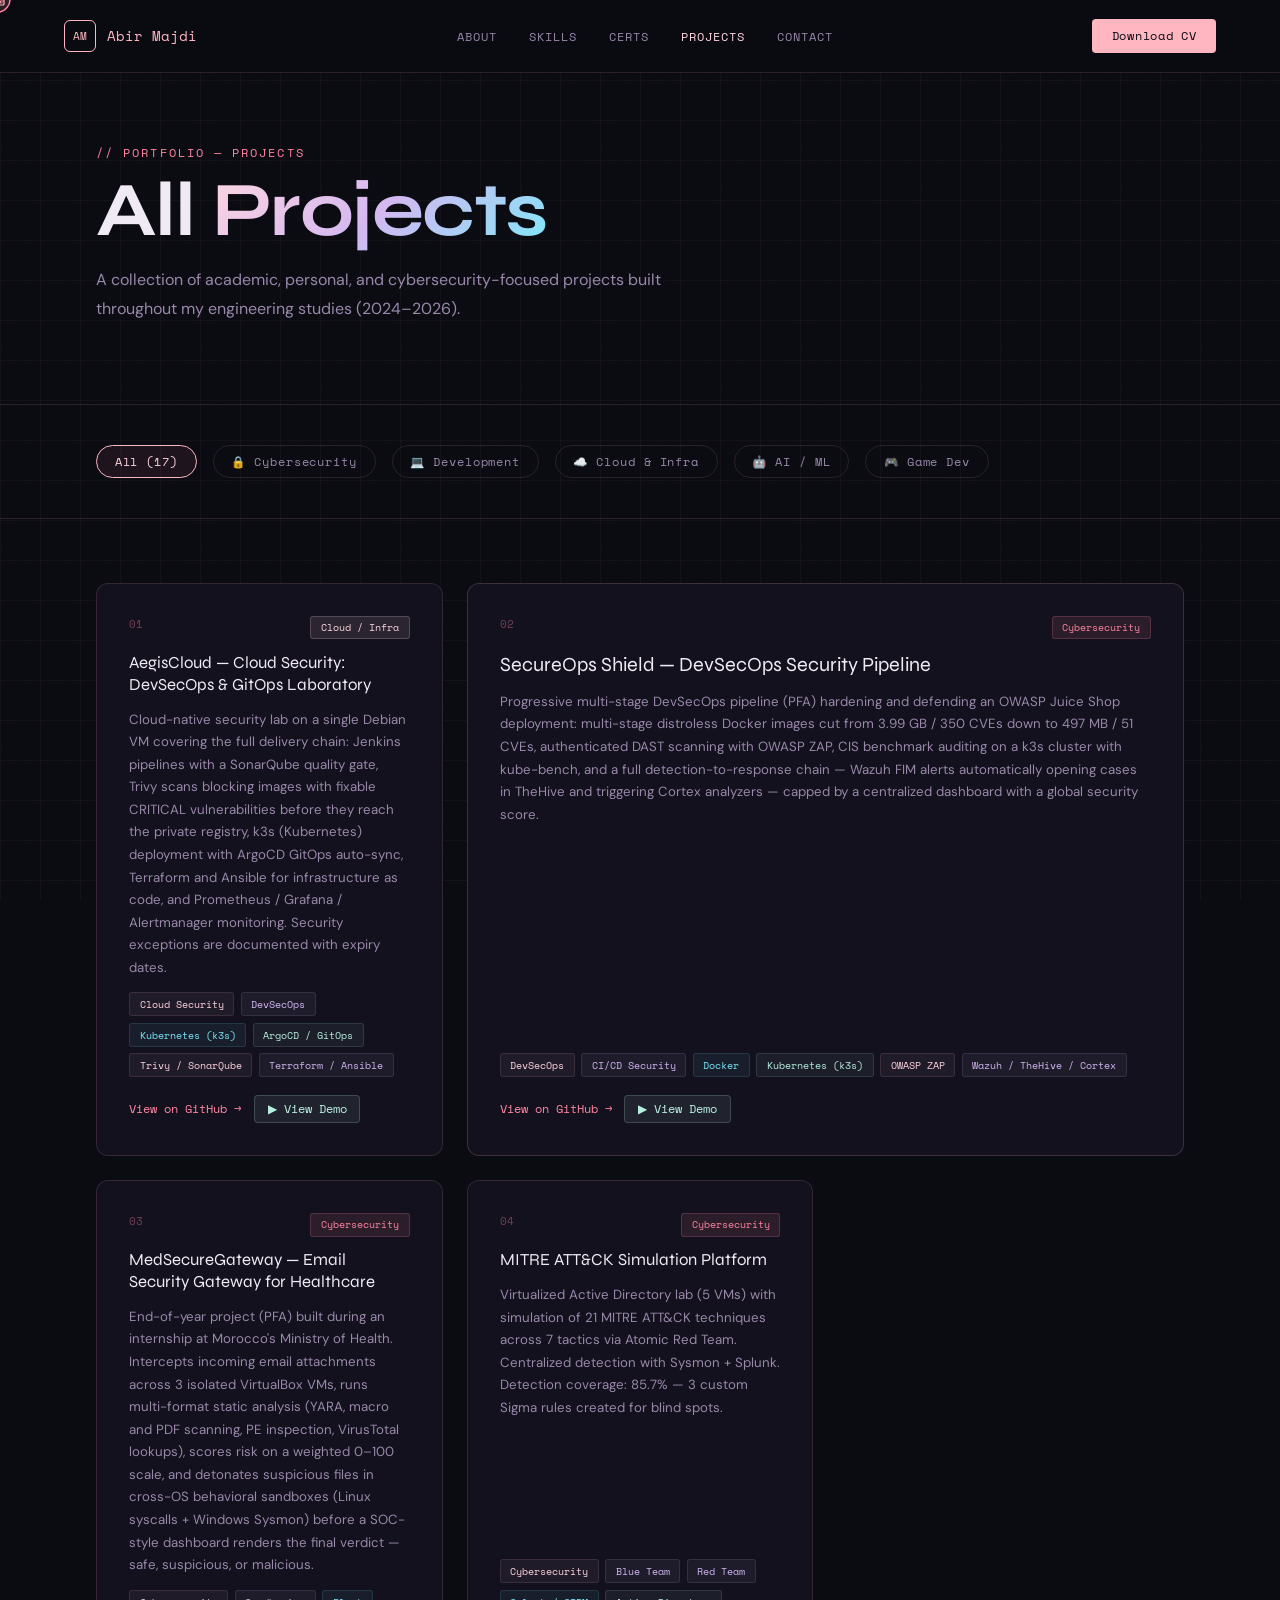
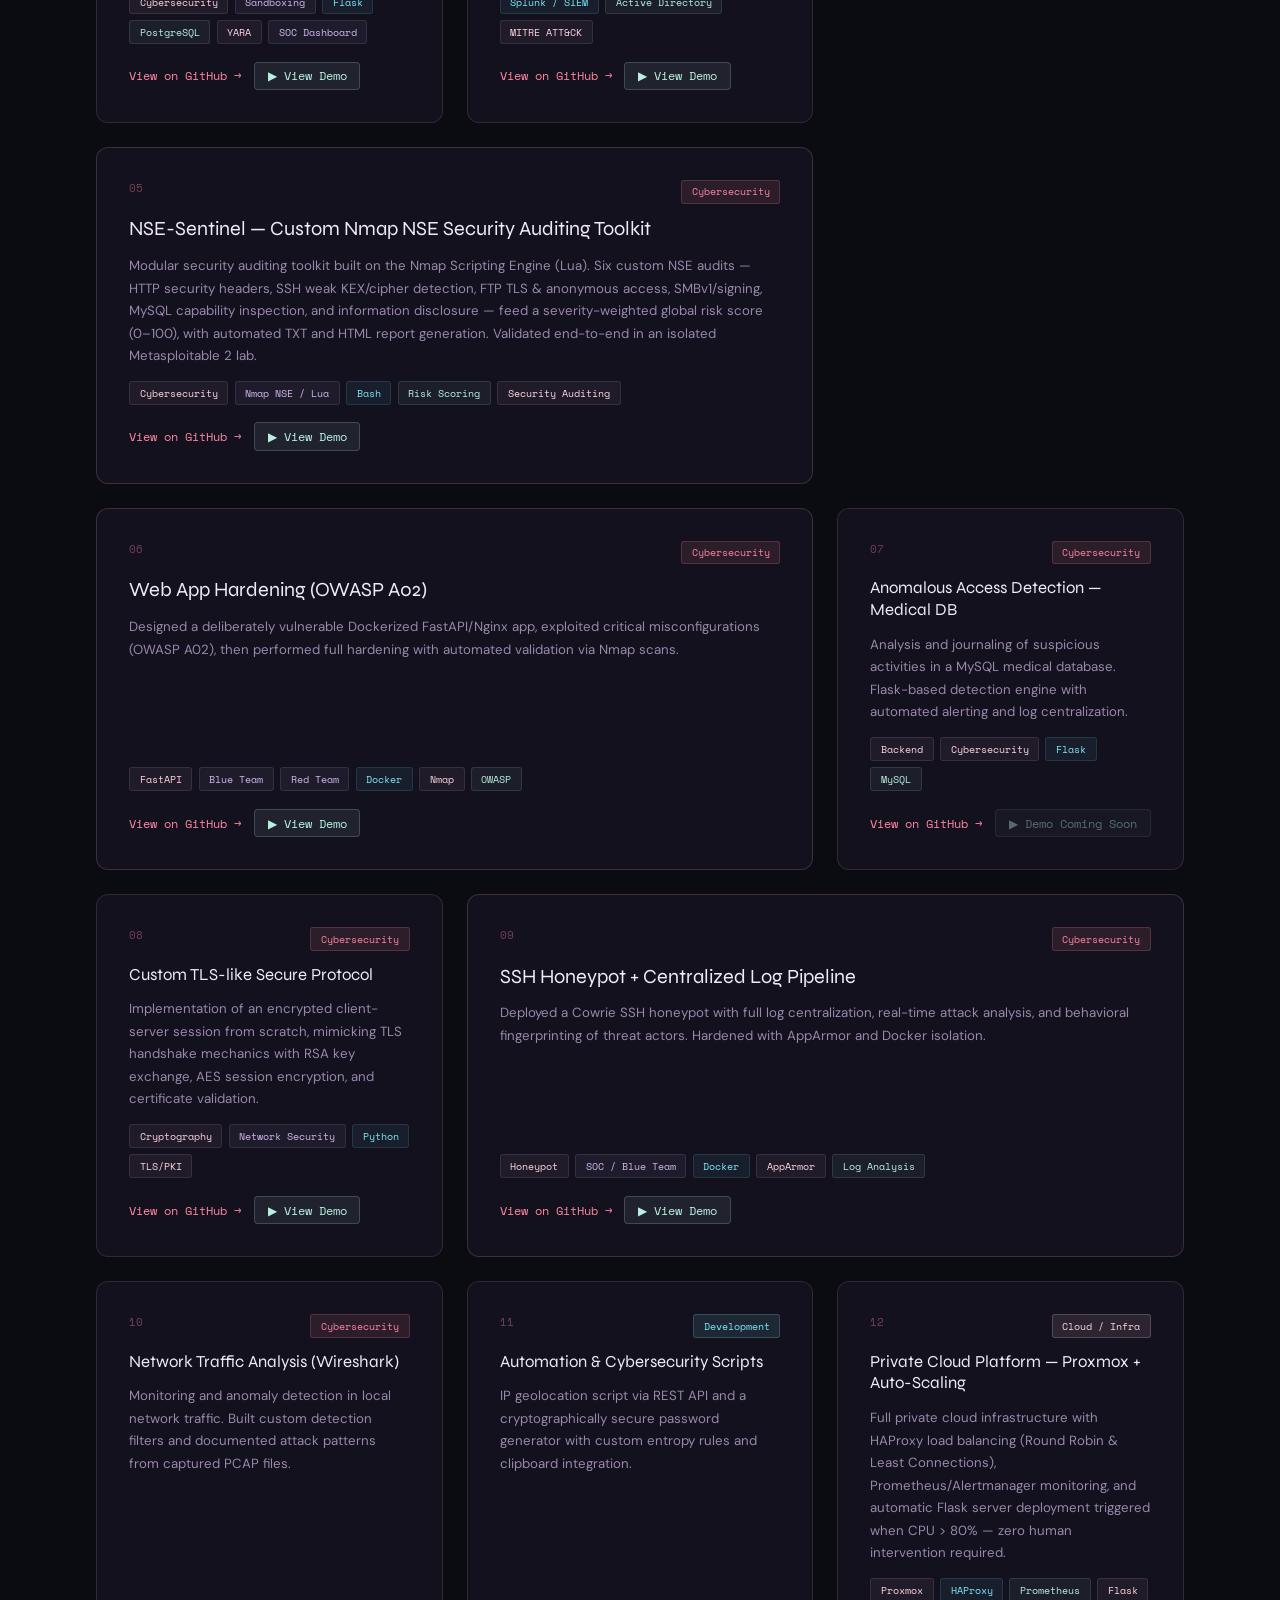
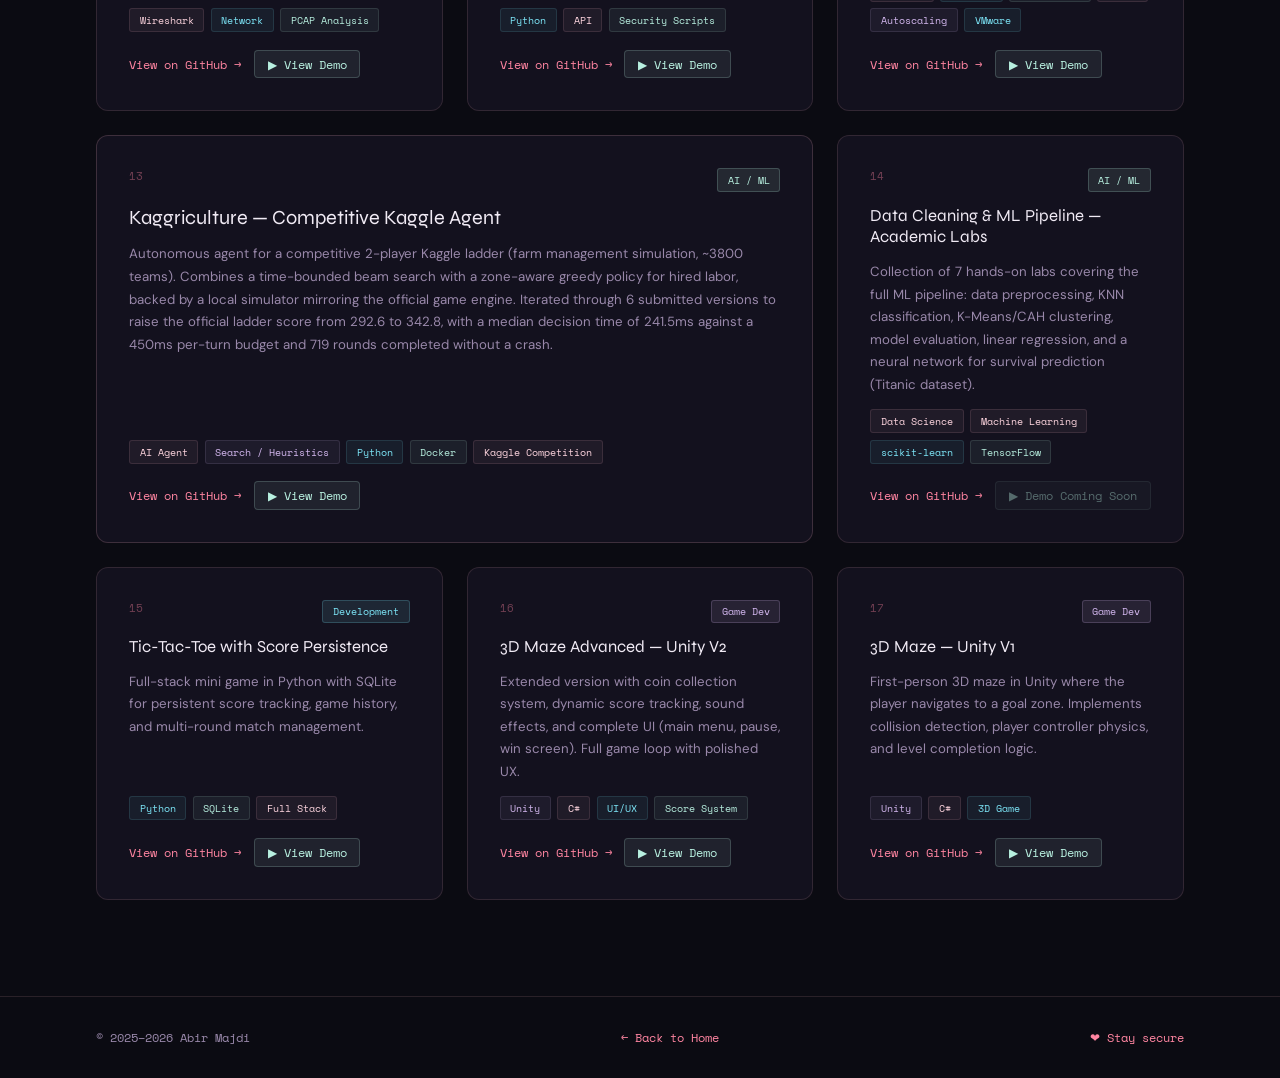
<file: projets.htm>
<!DOCTYPE html>
<html lang="en">

<head>
  <meta charset="UTF-8" />
  <meta name="viewport" content="width=device-width, initial-scale=1.0" />
  <title>Projects — Abir Majdi</title>
  <link
    href="https://fonts.googleapis.com/css2?family=Space+Mono:ital,wght@0,400;0,700;1,400&family=DM+Sans:wght@300;400;500;600&family=Syne:wght@700;800&display=swap"
    rel="stylesheet" />
  <style>
    *,
    *::before,
    *::after {
      box-sizing: border-box;
      margin: 0;
      padding: 0;
      cursor: none !important;
    }

    #cursor {
      position: fixed;
      top: 0;
      left: 0;
      pointer-events: none;
      z-index: 99999;
      transform: translate(-50%, -50%);
    }

    #cursor svg {
      display: block;
      transition: transform .15s ease;
    }

    body:has(a:hover) #cursor svg,
    body:has(button:hover) #cursor svg {
      transform: scale(1.4);
    }

    #cursor-trail {
      position: fixed;
      top: 0;
      left: 0;
      pointer-events: none;
      z-index: 99998;
      width: 8px;
      height: 8px;
      border-radius: 50%;
      background: #ff85a1;
      opacity: .5;
      transform: translate(-50%, -50%);
      transition: left .12s ease, top .12s ease;
    }

    :root {
      --bg: #0b0b12;
      --bg2: #100f1a;
      --card: #13111e;
      --border: rgba(255, 182, 193, .13);
      --pink: #ffb6c1;
      --pink-light: #ffd6e0;
      --pink-glow: #ff85a1;
      --mint: #b8f0e0;
      --lavender: #d4b8f0;
      --cyan: #7ee8fa;
      --text: #f0eaf4;
      --muted: #9988aa;
      --font-mono: 'Space Mono', monospace;
      --font-body: 'DM Sans', sans-serif;
      --font-head: 'Syne', sans-serif;
    }

    html {
      scroll-behavior: smooth;
    }

    body {
      background: var(--bg);
      color: var(--text);
      font-family: var(--font-body);
      overflow-x: hidden;
    }

    body::before {
      content: '';
      position: fixed;
      inset: 0;
      z-index: 0;
      pointer-events: none;
      background-image: url("data:image/svg+xml,%3Csvg viewBox='0 0 200 200' xmlns='http://www.w3.org/2000/svg'%3E%3Cfilter id='n'%3E%3CfeTurbulence type='fractalNoise' baseFrequency='.75' numOctaves='4' stitchTiles='stitch'/%3E%3C/filter%3E%3Crect width='100%25' height='100%25' filter='url(%23n)' opacity='.04'/%3E%3C/svg%3E");
      background-size: 200px 200px;
      opacity: .35;
    }

    body::after {
      content: '';
      position: fixed;
      inset: 0;
      z-index: 0;
      pointer-events: none;
      background-image: linear-gradient(rgba(255, 182, 193, .04) 1px, transparent 1px), linear-gradient(90deg, rgba(255, 182, 193, .04) 1px, transparent 1px);
      background-size: 40px 40px;
    }

    nav {
      position: fixed;
      top: 0;
      left: 0;
      right: 0;
      z-index: 1000;
      display: flex;
      align-items: center;
      justify-content: space-between;
      padding: 1.2rem 4rem;
      background: rgba(11, 11, 18, .85);
      backdrop-filter: blur(20px);
      border-bottom: 1px solid var(--border);
    }

    .nav-logo {
      display: flex;
      align-items: center;
      gap: .7rem;
      font-family: var(--font-mono);
      font-size: .85rem;
      color: var(--pink);
      text-decoration: none;
    }

    .nav-logo-icon {
      width: 32px;
      height: 32px;
      border: 1.5px solid var(--pink);
      border-radius: 6px;
      display: flex;
      align-items: center;
      justify-content: center;
      font-size: .7rem;
      color: var(--pink);
    }

    .nav-links {
      display: flex;
      gap: 2rem;
      list-style: none;
    }

    .nav-links a {
      font-family: var(--font-mono);
      font-size: .78rem;
      color: var(--muted);
      text-decoration: none;
      letter-spacing: .08em;
      text-transform: uppercase;
      transition: color .2s;
    }

    .nav-links a:hover,
    .nav-links a.active {
      color: var(--pink-light);
    }

    .nav-cv {
      font-family: var(--font-mono);
      font-size: .78rem;
      color: var(--bg);
      background: var(--pink);
      padding: .45rem 1.2rem;
      border-radius: 4px;
      text-decoration: none;
      letter-spacing: .06em;
      transition: background .2s;
    }

    .nav-cv:hover {
      background: var(--pink-light);
    }

    .page-header {
      position: relative;
      z-index: 1;
      padding: 9rem 6rem 5rem;
      border-bottom: 1px solid var(--border);
    }

    .page-label {
      font-family: var(--font-mono);
      font-size: .72rem;
      color: var(--pink-glow);
      letter-spacing: .18em;
      text-transform: uppercase;
      margin-bottom: .8rem;
    }

    .page-title {
      font-family: var(--font-head);
      font-size: clamp(3rem, 6vw, 5rem);
      line-height: .95;
      letter-spacing: -.02em;
      margin-bottom: 1.2rem;
    }

    .page-title em {
      font-style: normal;
      background: linear-gradient(135deg, var(--pink-light), var(--lavender), var(--cyan));
      -webkit-background-clip: text;
      -webkit-text-fill-color: transparent;
      background-clip: text;
    }

    .page-desc {
      font-size: 1rem;
      color: var(--muted);
      max-width: 600px;
      line-height: 1.8;
    }

    .filter-bar {
      position: relative;
      z-index: 1;
      padding: 2.5rem 6rem;
      display: flex;
      align-items: center;
      gap: 1rem;
      flex-wrap: wrap;
      border-bottom: 1px solid var(--border);
    }

    .filter-btn {
      font-family: var(--font-mono);
      font-size: .72rem;
      letter-spacing: .08em;
      padding: .45rem 1.1rem;
      border-radius: 20px;
      border: 1px solid var(--border);
      background: transparent;
      color: var(--muted);
      transition: all .2s;
      cursor: pointer;
    }

    .filter-btn:hover,
    .filter-btn.active {
      border-color: var(--pink);
      color: var(--pink-light);
      background: rgba(255, 133, 161, .08);
    }

    .projects-section {
      position: relative;
      z-index: 1;
      padding: 4rem 6rem 6rem;
    }

    .projects-grid {
      display: grid;
      grid-template-columns: repeat(auto-fill, minmax(340px, 1fr));
      gap: 1.5rem;
    }

    .proj-card {
      background: var(--card);
      border: 1px solid var(--border);
      border-radius: 12px;
      padding: 2rem;
      position: relative;
      overflow: hidden;
      transition: border-color .2s, transform .2s, box-shadow .2s;
      display: flex;
      flex-direction: column;
      gap: .8rem;
    }

    .proj-card::before {
      content: '';
      position: absolute;
      top: 0;
      left: 0;
      right: 0;
      height: 2px;
      background: linear-gradient(90deg, var(--pink-glow), var(--lavender));
      opacity: 0;
      transition: opacity .2s;
    }

    .proj-card:hover {
      border-color: rgba(255, 182, 193, .25);
      transform: translateY(-4px);
      box-shadow: 0 20px 50px rgba(0, 0, 0, .4);
    }

    .proj-card:hover::before {
      opacity: 1;
    }

    .proj-card.featured {
      grid-column: span 2;
      border-color: rgba(255, 182, 193, .18);
    }

    .proj-card.featured .proj-title {
      font-size: 1.25rem;
    }

    .proj-header {
      display: flex;
      justify-content: space-between;
      align-items: flex-start;
    }

    .proj-num {
      font-family: var(--font-mono);
      font-size: .68rem;
      color: rgba(255, 133, 161, .4);
    }

    .proj-type {
      font-family: var(--font-mono);
      font-size: .62rem;
      padding: .2rem .6rem;
      border-radius: 3px;
    }

    .type-security {
      background: rgba(255, 133, 161, .1);
      color: var(--pink-glow);
      border: 1px solid rgba(255, 133, 161, .2);
    }

    .type-dev {
      background: rgba(126, 232, 250, .1);
      color: var(--cyan);
      border: 1px solid rgba(126, 232, 250, .2);
    }

    .type-ml {
      background: rgba(184, 240, 224, .1);
      color: var(--mint);
      border: 1px solid rgba(184, 240, 224, .2);
    }

    .type-game {
      background: rgba(212, 184, 240, .1);
      color: var(--lavender);
      border: 1px solid rgba(212, 184, 240, .2);
    }

    .type-cloud {
      background: rgba(255, 214, 224, .1);
      color: var(--pink-light);
      border: 1px solid rgba(255, 214, 224, .2);
    }

    .proj-title {
      font-family: var(--font-head);
      font-size: 1.05rem;
      color: var(--text);
      line-height: 1.3;
    }

    .proj-desc {
      font-size: .83rem;
      color: var(--muted);
      line-height: 1.7;
      flex: 1;
    }

    .proj-tags {
      display: flex;
      flex-wrap: wrap;
      gap: .4rem;
    }

    .tag {
      font-family: var(--font-mono);
      font-size: .6rem;
      padding: .25rem .6rem;
      border-radius: 3px;
      background: rgba(255, 182, 193, .06);
      color: var(--pink-light);
      border: 1px solid rgba(255, 182, 193, .12);
    }

    .tag.b {
      background: rgba(126, 232, 250, .06);
      color: var(--cyan);
      border-color: rgba(126, 232, 250, .12);
    }

    .tag.p {
      background: rgba(212, 184, 240, .06);
      color: var(--lavender);
      border-color: rgba(212, 184, 240, .12);
    }

    .tag.g {
      background: rgba(184, 240, 224, .06);
      color: var(--mint);
      border-color: rgba(184, 240, 224, .12);
    }

    .proj-actions {
      display: flex;
      gap: .8rem;
      align-items: center;
      flex-wrap: wrap;
      margin-top: .3rem;
    }

    .proj-link {
      font-family: var(--font-mono);
      font-size: .72rem;
      color: var(--pink-glow);
      text-decoration: none;
      display: inline-flex;
      align-items: center;
      gap: .4rem;
      transition: gap .2s;
    }

    .proj-link:hover {
      gap: .7rem;
    }

    .demo-btn {
      font-family: var(--font-mono);
      font-size: .72rem;
      color: var(--mint);
      display: inline-flex;
      align-items: center;
      gap: .4rem;
      transition: gap .2s, background .2s;
      background: rgba(184, 240, 224, .08);
      border: 1px solid rgba(184, 240, 224, .2);
      border-radius: 4px;
      padding: .3rem .8rem;
      cursor: pointer;
    }

    .demo-btn:hover {
      gap: .7rem;
      background: rgba(184, 240, 224, .15);
      border-color: var(--mint);
    }

    .demo-btn.soon {
      opacity: .4;
      pointer-events: none;
      cursor: default;
    }

    /* VIDEO MODAL */
    #video-modal {
      display: none;
      position: fixed;
      inset: 0;
      z-index: 9999;
      background: rgba(11, 11, 18, .95);
      backdrop-filter: blur(16px);
      align-items: center;
      justify-content: center;
      padding: 1.5rem;
    }

    #video-modal.open {
      display: flex;
    }

    .video-modal-inner {
      position: relative;
      width: 100%;
      max-width: 960px;
      background: var(--card);
      border: 1px solid var(--border);
      border-radius: 14px;
      overflow: hidden;
      box-shadow: 0 40px 100px rgba(0, 0, 0, .7);
    }

    .video-modal-header {
      display: flex;
      align-items: center;
      justify-content: space-between;
      padding: 1rem 1.4rem;
      border-bottom: 1px solid var(--border);
    }

    .video-modal-title {
      font-family: var(--font-mono);
      font-size: .78rem;
      color: var(--pink-light);
      letter-spacing: .08em;
    }

    .video-modal-close {
      font-family: var(--font-mono);
      font-size: .9rem;
      color: var(--muted);
      background: none;
      border: none;
      padding: .2rem .5rem;
      cursor: pointer;
      transition: color .2s;
    }

    .video-modal-close:hover {
      color: var(--pink-light);
    }

    .video-ratio {
      position: relative;
      padding-bottom: 56.25%;
      height: 0;
    }

    .video-ratio iframe {
      position: absolute;
      top: 0;
      left: 0;
      width: 100%;
      height: 100%;
      border: none;
      background: #000;
    }

    /* VIDEO TABS (multi-vidéo) */
    .video-tabs {
      display: flex;
      flex-wrap: wrap;
      gap: .5rem;
      padding: .9rem 1.2rem;
      border-bottom: 1px solid var(--border);
      background: rgba(255, 182, 193, .03);
    }

    .video-tab {
      font-family: var(--font-mono);
      font-size: .68rem;
      letter-spacing: .06em;
      padding: .3rem .9rem;
      border-radius: 20px;
      border: 1px solid var(--border);
      background: transparent;
      color: var(--muted);
      cursor: pointer;
      transition: all .2s;
    }

    .video-tab:hover {
      border-color: var(--pink);
      color: var(--pink-light);
    }

    .video-tab.active {
      border-color: var(--pink-glow);
      color: var(--pink-light);
      background: rgba(255, 133, 161, .1);
    }

    /* VIDEO NAV (prev/next) */
    .video-nav {
      display: flex;
      align-items: center;
      justify-content: center;
      gap: 1.2rem;
      padding: .8rem 1.4rem;
      border-top: 1px solid var(--border);
    }

    .video-nav-btn {
      font-family: var(--font-mono);
      font-size: .7rem;
      color: var(--pink-glow);
      background: rgba(255, 133, 161, .07);
      border: 1px solid rgba(255, 133, 161, .25);
      border-radius: 4px;
      padding: .3rem .9rem;
      cursor: pointer;
      transition: background .2s;
    }

    .video-nav-btn:hover {
      background: rgba(255, 133, 161, .15);
    }

    .video-nav-btn:disabled {
      opacity: .3;
      pointer-events: none;
    }

    .video-nav-count {
      font-family: var(--font-mono);
      font-size: .7rem;
      color: var(--muted);
    }

    /* PLACEHOLDER when no video yet */
    .video-placeholder {
      display: flex;
      flex-direction: column;
      align-items: center;
      justify-content: center;
      height: 400px;
      gap: 1rem;
      color: var(--muted);
      font-family: var(--font-mono);
      font-size: .8rem;
    }

    .video-placeholder .placeholder-icon {
      font-size: 3rem;
      opacity: .3;
    }

    .video-placeholder p {
      text-align: center;
      line-height: 1.7;
      max-width: 380px;
    }

    .video-placeholder a {
      color: var(--pink-glow);
      text-decoration: none;
    }

    .video-placeholder a:hover {
      text-decoration: underline;
    }

    /* DRIVE LINK CARD — shown instead of blocked iframe */
    .drive-link-card {
      display: flex;
      flex-direction: column;
      align-items: center;
      justify-content: center;
      min-height: 340px;
      gap: 1.4rem;
      padding: 2.5rem;
    }

    .drive-link-label {
      font-family: var(--font-mono);
      font-size: .72rem;
      color: var(--muted);
      text-align: center;
      line-height: 1.7;
      max-width: 480px;
    }

    .drive-open-btn {
      display: inline-flex;
      align-items: center;
      gap: .6rem;
      font-family: var(--font-mono);
      font-size: .8rem;
      letter-spacing: .06em;
      color: var(--bg);
      background: var(--pink-glow);
      padding: .65rem 1.6rem;
      border-radius: 6px;
      text-decoration: none;
      transition: background .2s, transform .15s;
    }

    .drive-open-btn:hover {
      background: var(--pink-light);
      transform: translateY(-2px);
    }

    .drive-icon {
      width: 48px;
      height: 48px;
      opacity: .5;
    }

    .reveal {
      opacity: 0;
      transform: translateY(20px);
      transition: opacity .5s ease, transform .5s ease;
    }

    .reveal.visible {
      opacity: 1;
      transform: none;
    }

    footer {
      position: relative;
      z-index: 1;
      border-top: 1px solid var(--border);
      padding: 2rem 6rem;
      display: flex;
      align-items: center;
      justify-content: space-between;
      font-family: var(--font-mono);
      font-size: .72rem;
      color: var(--muted);
    }

    footer a {
      color: var(--pink-glow);
      text-decoration: none;
    }

    @media(max-width:900px) {
      nav {
        padding: 1rem 1.5rem;
      }

      .page-header,
      .filter-bar,
      .projects-section {
        padding-left: 1.5rem;
        padding-right: 1.5rem;
      }

      .page-header {
        padding-top: 6rem;
      }

      .projects-grid {
        grid-template-columns: 1fr;
      }

      .proj-card.featured {
        grid-column: span 1;
      }

      footer {
        padding: 1.5rem;
        flex-direction: column;
        gap: .5rem;
      }
    }
  </style>
</head>

<body>

  <div id="cursor">
    <svg width="28" height="28" viewBox="0 0 28 28" fill="none">
      <path d="M14 2 L24 6 L24 14 C24 19.5 19.5 24.5 14 26 C8.5 24.5 4 19.5 4 14 L4 6 Z" fill="rgba(255,133,161,0.15)"
        stroke="#ff85a1" stroke-width="1.5" />
      <rect x="10" y="13" width="8" height="6" rx="1" fill="none" stroke="#ffb6c1" stroke-width="1.2" />
      <path d="M11 13 L11 11 C11 9.3 12.3 8 14 8 C15.7 8 17 9.3 17 11 L17 13" stroke="#ffb6c1" stroke-width="1.2"
        fill="none" />
      <circle cx="14" cy="16" r="1" fill="#ffb6c1" />
    </svg>
  </div>
  <div id="cursor-trail"></div>

  <nav>
    <a href="index.htm" class="nav-logo">
      <div class="nav-logo-icon">AM</div>
      <span>Abir Majdi</span>
    </a>
    <ul class="nav-links">
      <li><a href="index.htm#about">About</a></li>
      <li><a href="index.htm#skills">Skills</a></li>
      <li><a href="index.htm#certifications">Certs</a></li>
      <li><a href="projets.htm" class="active">Projects</a></li>
      <li><a href="index.htm#contact">Contact</a></li>
    </ul>
    <a href="CV_Abir_Majdi_Cybersecurite.pdf" class="nav-cv" target="_blank">Download CV</a>
  </nav>

  <div class="page-header">
    <div class="reveal">
      <p class="page-label">// Portfolio — Projects</p>
      <h1 class="page-title">All <em>Projects</em></h1>
      <p class="page-desc">A collection of academic, personal, and cybersecurity-focused projects built throughout my
        engineering studies (2024–2026).</p>
    </div>
  </div>

  <div class="filter-bar">
    <button class="filter-btn active" onclick="filterProjects('all', this)">All (17)</button>
    <button class="filter-btn" onclick="filterProjects('security', this)">&#128274; Cybersecurity</button>
    <button class="filter-btn" onclick="filterProjects('dev', this)">&#128187; Development</button>
    <button class="filter-btn" onclick="filterProjects('cloud', this)">&#9729;&#65039; Cloud &amp; Infra</button>
    <button class="filter-btn" onclick="filterProjects('ml', this)">&#129302; AI / ML</button>
    <button class="filter-btn" onclick="filterProjects('game', this)">&#127918; Game Dev</button>
  </div>

  <div class="projects-section">
    <div class="projects-grid">
      <!-- 01 — AegisCloud -->
      <div class="proj-card reveal" data-cat="cloud">
        <div class="proj-header">
          <span class="proj-num">01</span>
          <span class="proj-type type-cloud">Cloud / Infra</span>
        </div>
        <div class="proj-title">AegisCloud — Cloud Security: DevSecOps &amp; GitOps Laboratory</div>
        <div class="proj-desc">Cloud-native security lab on a single Debian VM covering the full delivery chain:
          Jenkins pipelines with a SonarQube quality gate, Trivy scans blocking images with fixable CRITICAL
          vulnerabilities before they reach the private registry, k3s (Kubernetes) deployment with ArgoCD GitOps
          auto-sync, Terraform and Ansible for infrastructure as code, and Prometheus / Grafana / Alertmanager
          monitoring. Security exceptions are documented with expiry dates.</div>
        <div class="proj-tags">
          <span class="tag">Cloud Security</span>
          <span class="tag p">DevSecOps</span>
          <span class="tag b">Kubernetes (k3s)</span>
          <span class="tag g">ArgoCD / GitOps</span>
          <span class="tag">Trivy / SonarQube</span>
          <span class="tag p">Terraform / Ansible</span>
        </div>
        <div class="proj-actions">
          <a href="https://github.com/penelopeeckhar/AegisCloud" target="_blank" class="proj-link">View on GitHub →</a>
          <button class="demo-btn"
            onclick="openDemo('AegisCloud — Cloud Security: DevSecOps &amp; GitOps Laboratory', 'https://github.com/penelopeeckhar/AegisCloud')">&#9654;
            View Demo</button>
        </div>
      </div>

      <!-- 02 — SecureOps Shield -->
      <div class="proj-card featured reveal" data-cat="security">
        <div class="proj-header">
          <span class="proj-num">02</span>
          <span class="proj-type type-security">Cybersecurity</span>
        </div>
        <div class="proj-title">SecureOps Shield — DevSecOps Security Pipeline</div>
        <div class="proj-desc">Progressive multi-stage DevSecOps pipeline (PFA) hardening and defending an OWASP
          Juice Shop deployment: multi-stage distroless Docker images cut from 3.99 GB / 350 CVEs down to 497 MB
          / 51 CVEs, authenticated DAST scanning with OWASP ZAP, CIS benchmark auditing on a k3s cluster with
          kube-bench, and a full detection-to-response chain — Wazuh FIM alerts automatically opening cases in
          TheHive and triggering Cortex analyzers — capped by a centralized dashboard with a global security
          score.</div>
        <div class="proj-tags">
          <span class="tag">DevSecOps</span>
          <span class="tag p">CI/CD Security</span>
          <span class="tag b">Docker</span>
          <span class="tag g">Kubernetes (k3s)</span>
          <span class="tag">OWASP ZAP</span>
          <span class="tag p">Wazuh / TheHive / Cortex</span>
        </div>
        <div class="proj-actions">
          <a href="https://github.com/penelopeeckhar/secureops-shield" target="_blank" class="proj-link">View on
            GitHub →</a>
          <button class="demo-btn"
            onclick="openDemo('SecureOps Shield — DevSecOps Security Pipeline', 'https://github.com/penelopeeckhar/secureops-shield')">&#9654;
            View Demo</button>
        </div>
      </div>
      <!-- 03 — MedSecureGateway -->
      <div class="proj-card reveal" data-cat="security">
        <div class="proj-header">
          <span class="proj-num">03</span>
          <span class="proj-type type-security">Cybersecurity</span>
        </div>
        <div class="proj-title">MedSecureGateway — Email Security Gateway for Healthcare</div>
        <div class="proj-desc">End-of-year project (PFA) built during an internship at Morocco's Ministry of
          Health. Intercepts incoming email attachments across 3 isolated VirtualBox VMs, runs multi-format
          static analysis (YARA, macro and PDF scanning, PE inspection, VirusTotal lookups), scores risk on a
          weighted 0–100 scale, and detonates suspicious files in cross-OS behavioral sandboxes (Linux syscalls
          + Windows Sysmon) before a SOC-style dashboard renders the final verdict — safe, suspicious, or
          malicious.</div>
        <div class="proj-tags">
          <span class="tag">Cybersecurity</span>
          <span class="tag p">Sandboxing</span>
          <span class="tag b">Flask</span>
          <span class="tag g">PostgreSQL</span>
          <span class="tag">YARA</span>
          <span class="tag p">SOC Dashboard</span>
        </div>
        <div class="proj-actions">
          <a href="https://github.com/penelopeeckhar/MedSecureGateway" target="_blank" class="proj-link">View on
            GitHub →</a>
          <button class="demo-btn"
            onclick="openDemo('MedSecureGateway — Email Security Gateway for Healthcare', 'https://github.com/penelopeeckhar/MedSecureGateway')">&#9654;
            View Demo</button>
        </div>
      </div>

      <!-- 04 — MITRE ATT&CK Simulation Platform -->
      <div class="proj-card reveal" data-cat="security">
        <div class="proj-header">
          <span class="proj-num">04</span>
          <span class="proj-type type-security">Cybersecurity</span>
        </div>
        <div class="proj-title">MITRE ATT&amp;CK Simulation Platform</div>
        <div class="proj-desc">Virtualized Active Directory lab (5 VMs) with simulation of 21 MITRE ATT&amp;CK
          techniques across 7 tactics via Atomic Red Team. Centralized detection with Sysmon + Splunk. Detection
          coverage: 85.7% — 3 custom Sigma rules created for blind spots.</div>
        <div class="proj-tags">
          <span class="tag">Cybersecurity</span>
          <span class="tag p">Blue Team</span>
          <span class="tag p">Red Team</span>
          <span class="tag b">Splunk / SIEM</span>
          <span class="tag g">Active Directory</span>
          <span class="tag">MITRE ATT&amp;CK</span>
        </div>
        <div class="proj-actions">
          <a href="https://github.com/penelopeeckhar/mitre-attack-detection-lab" target="_blank" class="proj-link">View
            on GitHub →</a>
          <button class="demo-btn"
            onclick="openDemo('MITRE ATT&amp;CK Simulation Platform', 'https://github.com/penelopeeckhar/mitre-attack-detection-lab')">&#9654;
            View Demo</button>
        </div>
      </div>

      <!-- 05 — NSE-Sentinel -->
      <div class="proj-card featured reveal" data-cat="security">
        <div class="proj-header">
          <span class="proj-num">05</span>
          <span class="proj-type type-security">Cybersecurity</span>
        </div>
        <div class="proj-title">NSE-Sentinel — Custom Nmap NSE Security Auditing Toolkit</div>
        <div class="proj-desc">Modular security auditing toolkit built on the Nmap Scripting Engine (Lua). Six
          custom NSE audits — HTTP security headers, SSH weak KEX/cipher detection, FTP TLS &amp; anonymous
          access, SMBv1/signing, MySQL capability inspection, and information disclosure — feed a
          severity-weighted global risk score (0–100), with automated TXT and HTML report generation. Validated
          end-to-end in an isolated Metasploitable 2 lab.</div>
        <div class="proj-tags">
          <span class="tag">Cybersecurity</span>
          <span class="tag p">Nmap NSE / Lua</span>
          <span class="tag b">Bash</span>
          <span class="tag g">Risk Scoring</span>
          <span class="tag">Security Auditing</span>
        </div>
        <div class="proj-actions">
          <a href="https://github.com/penelopeeckhar/nse-sentinel" target="_blank" class="proj-link">View on
            GitHub →</a>
          <button class="demo-btn"
            onclick="openDemo('NSE-Sentinel — Custom Nmap NSE Security Auditing Toolkit', 'https://github.com/penelopeeckhar/nse-sentinel')">&#9654;
            View Demo</button>
        </div>
      </div>
      <!-- 06 — Web App Hardening (OWASP) -->
      <div class="proj-card  featured reveal" data-cat="security">
        <div class="proj-header">
          <span class="proj-num">06</span>
          <span class="proj-type type-security">Cybersecurity</span>
        </div>
        <div class="proj-title">Web App Hardening (OWASP A02)</div>
        <div class="proj-desc">Designed a deliberately vulnerable Dockerized FastAPI/Nginx app, exploited critical
          misconfigurations (OWASP A02), then performed full hardening with automated validation via Nmap scans.</div>
        <div class="proj-tags">
          <span class="tag">FastAPI</span>
          <span class="tag p">Blue Team</span>
          <span class="tag p">Red Team</span>
          <span class="tag b">Docker</span>
          <span class="tag">Nmap</span>
          <span class="tag g">OWASP</span>
        </div>
        <div class="proj-actions">
          <a href="https://github.com/penelopeeckhar/projet-misconfig-mayhem" target="_blank" class="proj-link">View on
            GitHub →</a>
          <button class="demo-btn"
            onclick="openDemo('Web App Hardening (OWASP A02)', 'https://github.com/penelopeeckhar/projet-misconfig-mayhem')">&#9654;
            View Demo</button>
        </div>
      </div>

      <!-- 07 — Anomalous Access Detection (Medical DB) -->
      <div class="proj-card reveal" data-cat="security">
        <div class="proj-header">
          <span class="proj-num">07</span>
          <span class="proj-type type-security">Cybersecurity</span>
        </div>
        <div class="proj-title">Anomalous Access Detection — Medical DB</div>
        <div class="proj-desc">Analysis and journaling of suspicious activities in a MySQL medical database. Flask-based
          detection engine with automated alerting and log centralization.</div>
        <div class="proj-tags">
          <span class="tag">Backend</span>
          <span class="tag">Cybersecurity</span>
          <span class="tag b">Flask</span>
          <span class="tag g">MySQL</span>
        </div>
        <div class="proj-actions">
          <a href="https://github.com/penelopeeckhar/projet-flask-detection" target="_blank" class="proj-link">View on
            GitHub →</a>
          <button class="demo-btn soon">&#9654; Demo Coming Soon</button>
        </div>
      </div>

      <!-- 08 — Custom TLS-like Secure Protocol -->
      <div class="proj-card reveal" data-cat="security">
        <div class="proj-header">
          <span class="proj-num">08</span>
          <span class="proj-type type-security">Cybersecurity</span>
        </div>
        <div class="proj-title">Custom TLS-like Secure Protocol</div>
        <div class="proj-desc">Implementation of an encrypted client-server session from scratch, mimicking TLS
          handshake mechanics with RSA key exchange, AES session encryption, and certificate validation.</div>
        <div class="proj-tags">
          <span class="tag">Cryptography</span>
          <span class="tag p">Network Security</span>
          <span class="tag b">Python</span>
          <span class="tag">TLS/PKI</span>
        </div>
        <div class="proj-actions">
          <a href="https://github.com/penelopeeckhar/projet-crypto-tls" target="_blank" class="proj-link">View on GitHub
            →</a>
          <button class="demo-btn"
            onclick="openDemo('Custom TLS-like Secure Protocol', 'https://github.com/penelopeeckhar/projet-crypto-tls')">&#9654;
            View Demo</button>
        </div>
      </div>

      <!-- 09 — SSH Honeypot -->
      <div class="proj-card featured reveal" data-cat="security">
        <div class="proj-header">
          <span class="proj-num">09</span>
          <span class="proj-type type-security">Cybersecurity</span>
        </div>
        <div class="proj-title">SSH Honeypot + Centralized Log Pipeline</div>
        <div class="proj-desc">Deployed a Cowrie SSH honeypot with full log centralization, real-time attack analysis,
          and behavioral fingerprinting of threat actors. Hardened with AppArmor and Docker isolation.</div>
        <div class="proj-tags">
          <span class="tag">Honeypot</span>
          <span class="tag p">SOC / Blue Team</span>
          <span class="tag b">Docker</span>
          <span class="tag">AppArmor</span>
          <span class="tag g">Log Analysis</span>
        </div>
        <div class="proj-actions">
          <a href="https://github.com/penelopeeckhar/projet-honeypot-ssh" target="_blank" class="proj-link">View on
            GitHub →</a>
          <button class="demo-btn"
            onclick="openDemo('SSH Honeypot + Centralized Log Pipeline', 'https://github.com/penelopeeckhar/projet-honeypot-ssh')">&#9654;
            View Demo</button>
        </div>
      </div>

      <!-- 10 — Network Traffic Analysis (Wireshark) -->
      <div class="proj-card reveal" data-cat="security">
        <div class="proj-header">
          <span class="proj-num">10</span>
          <span class="proj-type type-security">Cybersecurity</span>
        </div>
        <div class="proj-title">Network Traffic Analysis (Wireshark)</div>
        <div class="proj-desc">Monitoring and anomaly detection in local network traffic. Built custom detection filters
          and documented attack patterns from captured PCAP files.</div>
        <div class="proj-tags">
          <span class="tag">Wireshark</span>
          <span class="tag b">Network</span>
          <span class="tag g">PCAP Analysis</span>
        </div>
        <div class="proj-actions">
          <a href="https://github.com/penelopeeckhar/projet-wireshark" target="_blank" class="proj-link">View on GitHub
            →</a>
          <button class="demo-btn"
            onclick="openDemo('Network Traffic Analysis (Wireshark)', 'https://github.com/penelopeeckhar/projet-wireshark')">&#9654;
            View Demo</button>
        </div>
      </div>

      <!-- 11 — Automation & Cybersecurity Scripts -->
      <div class="proj-card reveal" data-cat="dev">
        <div class="proj-header">
          <span class="proj-num">11</span>
          <span class="proj-type type-dev">Development</span>
        </div>
        <div class="proj-title">Automation &amp; Cybersecurity Scripts</div>
        <div class="proj-desc">IP geolocation script via REST API and a cryptographically secure password generator with
          custom entropy rules and clipboard integration.</div>
        <div class="proj-tags">
          <span class="tag b">Python</span>
          <span class="tag">API</span>
          <span class="tag g">Security Scripts</span>
        </div>
        <div class="proj-actions">
          <a href="https://github.com/penelopeeckhar/projet-api-mdp" target="_blank" class="proj-link">View on GitHub
            →</a>
          <button class="demo-btn"
            onclick="openDemo('Automation &amp; Cybersecurity Scripts', 'https://github.com/penelopeeckhar/projet-api-mdp')">&#9654;
            View Demo</button>
        </div>
      </div>

      <!-- 12 — Private Cloud Platform -->
      <div class="proj-card reveal" data-cat="cloud">
        <div class="proj-header">
          <span class="proj-num">12</span>
          <span class="proj-type type-cloud">Cloud / Infra</span>
        </div>
        <div class="proj-title">Private Cloud Platform — Proxmox + Auto-Scaling</div>
        <div class="proj-desc">Full private cloud infrastructure with HAProxy load balancing (Round Robin &amp; Least
          Connections), Prometheus/Alertmanager monitoring, and automatic Flask server deployment triggered when CPU
          &gt; 80% — zero human intervention required.</div>
        <div class="proj-tags">
          <span class="tag">Proxmox</span>
          <span class="tag b">HAProxy</span>
          <span class="tag g">Prometheus</span>
          <span class="tag">Flask</span>
          <span class="tag p">Autoscaling</span>
          <span class="tag b">VMware</span>
        </div>
        <div class="proj-actions">
          <a href="https://github.com/penelopeeckhar/private-cloud-autoscaling-platform" target="_blank"
            class="proj-link">View on GitHub →</a>
          <button class="demo-btn"
            onclick="openDemo('Private Cloud Platform — Proxmox + Auto-Scaling', 'https://github.com/penelopeeckhar/private-cloud-autoscaling-platform')">&#9654;
            View Demo</button>
        </div>
      </div>

      <!-- 13 — Kaggriculture -->
      <div class="proj-card featured reveal" data-cat="ml">
        <div class="proj-header">
          <span class="proj-num">13</span>
          <span class="proj-type type-ml">AI / ML</span>
        </div>
        <div class="proj-title">Kaggriculture — Competitive Kaggle Agent</div>
        <div class="proj-desc">Autonomous agent for a competitive 2-player Kaggle ladder (farm management
          simulation, ~3800 teams). Combines a time-bounded beam search with a zone-aware greedy policy for
          hired labor, backed by a local simulator mirroring the official game engine. Iterated through 6
          submitted versions to raise the official ladder score from 292.6 to 342.8, with a median decision
          time of 241.5ms against a 450ms per-turn budget and 719 rounds completed without a crash.</div>
        <div class="proj-tags">
          <span class="tag">AI Agent</span>
          <span class="tag p">Search / Heuristics</span>
          <span class="tag b">Python</span>
          <span class="tag g">Docker</span>
          <span class="tag">Kaggle Competition</span>
        </div>
        <div class="proj-actions">
          <a href="https://github.com/penelopeeckhar/kaggriculture-agent" target="_blank" class="proj-link">View on
            GitHub →</a>
          <button class="demo-btn"
            onclick="openDemo('Kaggriculture — Competitive Kaggle Agent', 'https://github.com/penelopeeckhar/kaggriculture-agent')">&#9654;
            View Demo</button>
        </div>
      </div>

      <!-- 14 — Data Cleaning & ML Pipeline (Academic Labs) -->
      <div class="proj-card reveal" data-cat="ml">
        <div class="proj-header">
          <span class="proj-num">14</span>
          <span class="proj-type type-ml">AI / ML</span>
        </div>
        <div class="proj-title">Data Cleaning &amp; ML Pipeline — Academic Labs</div>
        <div class="proj-desc">Collection of 7 hands-on labs covering the full ML pipeline: data preprocessing,
          KNN classification, K-Means/CAH clustering, model evaluation, linear regression, and a neural
          network for survival prediction (Titanic dataset).</div>
        <div class="proj-tags">
          <span class="tag">Data Science</span>
          <span class="tag">Machine Learning</span>
          <span class="tag b">scikit-learn</span>
          <span class="tag g">TensorFlow</span>
        </div>
        <div class="proj-actions">
          <a href="https://github.com/penelopeeckhar/projet-data-cleaning-ai" target="_blank" class="proj-link">View on
            GitHub →</a>
          <button class="demo-btn soon">&#9654; Demo Coming Soon</button>
        </div>
      </div>

      <!-- 15 — Tic-Tac-Toe -->
      <div class="proj-card reveal" data-cat="dev">
        <div class="proj-header">
          <span class="proj-num">15</span>
          <span class="proj-type type-dev">Development</span>
        </div>
        <div class="proj-title">Tic-Tac-Toe with Score Persistence</div>
        <div class="proj-desc">Full-stack mini game in Python with SQLite for persistent score tracking, game history,
          and multi-round match management.</div>
        <div class="proj-tags">
          <span class="tag b">Python</span>
          <span class="tag g">SQLite</span>
          <span class="tag">Full Stack</span>
        </div>
        <div class="proj-actions">
          <a href="https://github.com/penelopeeckhar/projet-tic-tac-toe" target="_blank" class="proj-link">View on
            GitHub →</a>
          <button class="demo-btn"
            onclick="openDemo('Tic-Tac-Toe with Score Persistence', 'https://github.com/penelopeeckhar/projet-tic-tac-toe')">&#9654;
            View Demo</button>
        </div>
      </div>

      <!-- 16 — 3D Maze Advanced (Unity V2) -->
      <div class="proj-card reveal" data-cat="game">
        <div class="proj-header">
          <span class="proj-num">16</span>
          <span class="proj-type type-game">Game Dev</span>
        </div>
        <div class="proj-title">3D Maze Advanced — Unity V2</div>
        <div class="proj-desc">Extended version with coin collection system, dynamic score tracking, sound effects, and
          complete UI (main menu, pause, win screen). Full game loop with polished UX.</div>
        <div class="proj-tags">
          <span class="tag p">Unity</span>
          <span class="tag">C#</span>
          <span class="tag b">UI/UX</span>
          <span class="tag g">Score System</span>
        </div>
        <div class="proj-actions">
          <a href="https://github.com/penelopeeckhar/projet-labyrinthe-unity/tree/version2-advanced" target="_blank"
            class="proj-link">View on GitHub →</a>
          <button class="demo-btn"
            onclick="openDemo('3D Maze Advanced — Unity V2', 'https://github.com/penelopeeckhar/projet-labyrinthe-unity/tree/version2-advanced')">&#9654;
            View Demo</button>
        </div>
      </div>

      <!-- 17 — 3D Maze (Unity V1) -->
      <div class="proj-card reveal" data-cat="game">
        <div class="proj-header">
          <span class="proj-num">17</span>
          <span class="proj-type type-game">Game Dev</span>
        </div>
        <div class="proj-title">3D Maze — Unity V1</div>
        <div class="proj-desc">First-person 3D maze in Unity where the player navigates to a goal zone. Implements
          collision detection, player controller physics, and level completion logic.</div>
        <div class="proj-tags">
          <span class="tag p">Unity</span>
          <span class="tag">C#</span>
          <span class="tag b">3D Game</span>
        </div>
        <div class="proj-actions">
          <a href="https://github.com/penelopeeckhar/projet-labyrinthe-unity/tree/main" target="_blank"
            class="proj-link">View on GitHub →</a>
          <button class="demo-btn"
            onclick="openDemo('3D Maze — Unity V1', 'https://github.com/penelopeeckhar/projet-labyrinthe-unity/tree/main')">&#9654;
            View Demo</button>
        </div>
      </div>

    </div>
  </div>

  <!-- VIDEO DEMO MODAL -->
  <div id="video-modal">
    <div class="video-modal-inner">
      <div class="video-modal-header">
        <span class="video-modal-title" id="video-modal-title"></span>
        <button class="video-modal-close" onclick="closeDemo()">✕</button>
      </div>
      <div id="video-modal-body"></div>
    </div>
  </div>

  <footer>
    <span>© 2025–2026 Abir Majdi</span>
    <span><a href="index.htm">← Back to Home</a></span>
    <span style="color:var(--pink-glow)">&#x2764; Stay secure</span>
  </footer>

  <script>
    // Cursor
    const cursor = document.getElementById('cursor');
    const trail = document.getElementById('cursor-trail');
    document.addEventListener('mousemove', e => {
      cursor.style.left = e.clientX + 'px'; cursor.style.top = e.clientY + 'px';
      setTimeout(() => { trail.style.left = e.clientX + 'px'; trail.style.top = e.clientY + 'px'; }, 80);
    });

    // Reveal
    const obs = new IntersectionObserver(entries => {
      entries.forEach((e, i) => { if (e.isIntersecting) { setTimeout(() => e.target.classList.add('visible'), i * 60); } });
    }, { threshold: 0.1 });
    document.querySelectorAll('.reveal').forEach(el => obs.observe(el));

    // Filter
    function filterProjects(cat, btn) {
      document.querySelectorAll('.filter-btn').forEach(b => b.classList.remove('active'));
      btn.classList.add('active');
      document.querySelectorAll('.proj-card').forEach(card => {
        card.style.display = (cat === 'all' || card.dataset.cat === cat) ? '' : 'none';
      });
    }

    // Toutes les clés utilisent & (pas &amp;) — la recherche est normalisée dans openDemo
    const DEMO_VIDEOS = {
      'AegisCloud — Cloud Security: DevSecOps & GitOps Laboratory': [
        { label: 'Démonstration AegisCloud :', src: 'https://drive.google.com/file/d/1Ucovjo5usvG40H-y0I6yyVqeN_-L33oG/view?usp=drive_link' }
      ],
      'NSE-Sentinel — Custom Nmap NSE Security Auditing Toolkit': [
        { label: 'Démonstration NSE-Sentinel :', src: 'https://drive.google.com/file/d/19Qkfd9JhMhwdEA3lwA2uvrD5vYu0Vgo5/view?usp=drive_link' }
      ],
      'Kaggriculture — Competitive Kaggle Agent': [
        { label: 'Démonstration de l\'agent Kaggriculture :', src: 'https://drive.google.com/file/d/1MHPmiDrCD_ep_SoMuqwOCuh4Z2dVmGwv/view?usp=sharing' }
      ],
      'MedSecureGateway — Email Security Gateway for Healthcare': [
        { label: 'Vue d\'ensemble — interception → analyse → verdict :', src: 'https://drive.google.com/file/d/1lY95T44O2SjVZfBVBrF9Sy7TD07yCgBL/view?usp=sharing' },
        { label: 'Analyse VirusTotal & scoring de risque :', src: 'https://drive.google.com/file/d/1M4jNgLLCigicaMgl_0MvAvn6T4MBinvw/view?usp=sharing' },
        { label: 'Verdict SAFE — pièce jointe transmise :', src: 'https://drive.google.com/file/d/1cbAW8zjxzVxssA2ZXd5W1c5aNnxW3w43/view?usp=sharing' },
        { label: 'Verdict SAFE — suite :', src: 'https://drive.google.com/file/d/1lqXS4YAQ_mG0BzFGFSYLBCg9JhM43Rv8/view?usp=sharing' },
        { label: 'Verdict SUSPICIOUS — détonation en sandbox :', src: 'https://drive.google.com/file/d/1VSRkKfTXJyJrXLKZh3zGNNQR985xEhzd/view?usp=sharing' }
      ],
      'SecureOps Shield — DevSecOps Security Pipeline': [
        { label: 'Démonstration SecureOps Shield :', src: 'https://drive.google.com/file/d/1jDqAU7jeTyRt1J4_x0iDOBfEYZnnmCnG/view?usp=sharing' }
      ],
      'MITRE ATT&CK Simulation Platform': [
        { label: 'Initial Access "T1566.002 — Spear-Phishing Link" :', src: 'https://drive.google.com/file/d/1k0p8Y84hEBiE4clsS_V2Wrjc2fc6aVMD/view' },
        { label: 'Execution "T1053.005 — Scheduled Task / Job" :', src: 'https://drive.google.com/file/d/1_Y7QkKIbbpONXzaDwuTFIpUwky5XiPna/view' },
        { label: 'Part 1 — Persistence "T1547.001 : Clés de registre Run" :', src: 'https://drive.google.com/file/d/1jWYodwpJ635gWVyS6SHZ6fLmcFE1te-S/view' },
        { label: 'Part 2 — Persistence "T1547.001 : Clés de registre Run" :', src: 'https://drive.google.com/file/d/1_ep7w_R490R-FyUWvYK_g397jhf_yWu7/view' }
      ],
      'SSH Honeypot + Centralized Log Pipeline': [{ label: 'SSH Honeypot — ELK Stack :', src: 'https://drive.google.com/file/d/1bp0NVej-wHShJWNiqv3pTOovaIBszkP8/view?usp=sharing' }],
      'Custom TLS-like Secure Protocol': [{
        label: 'TLS Handshake & Secure Communication Demo :', src: 'https://drive.google.com/file/d/1eExAa0o33u0wTNEOxvxauw11e1wI5MCP/view?usp=drive_link'
      }],
      'Web App Hardening (OWASP A02)': [
        { label: 'Accelerated and explained :', src: 'https://drive.google.com/file/d/1DnCVxZtxUxzv8Z2Nl-TPwiX7uwfLlcem/view?usp=sharing' },
        { label: 'demo Misconfig Mayhem detailed step-by-step :', src: 'https://drive.google.com/file/d/1LwocpI1v_eGkhRuwchrtbljWwAjF-J5Y/view?usp=sharing' }
      ],
      'Network Traffic Analysis (Wireshark)': [{ label: 'Network Traffic Analysis', src: 'https://drive.google.com/file/d/1lTxLqrnXaFU5r0egPjw9CZreoKh8kNsI/view?usp=sharing' }],
      'Private Cloud Platform — Proxmox + Auto-Scaling': [
        { label: 'APPROACH 1 — ProxmoxVE :', src: 'https://drive.google.com/file/d/1Vi0OEsayQS8DS7vnjeizROXIVdaSn-Mc/view?usp=sharing' },
        { label: 'APPROACH 2 — Load balancing :', src: 'https://drive.google.com/file/d/1cwA6o3R1lUo9ZQbpWp5CWIV6gdQPv3g7/view?usp=sharing' },
        { label: 'APPROACH 2 — Autoscaling :', src: 'https://drive.google.com/file/d/13UcL5R4D_Iq8zVgE4anhp8zL5M3OlRga/view?usp=sharing' }
      ],
      'Automation & Cybersecurity Scripts': [{ label: 'Phone number geolocation with an interactive map :', src: 'https://drive.google.com/file/d/1yoT8yIcStuVL9lTN5Ns6GPrhdtcr6emM/view?usp=drive_link' }],
      'Tic-Tac-Toe with Score Persistence': [{
        label: 'Tic-Tac-Toe with Score Persistence', src: 'https://drive.google.com/file/d/1g1kOLBWBHq7spSMxPQwCcFld0wBmodjY/view?usp=sharing'
      }],
      '3D Maze — Unity V1': [{
        label: 'First-person 3D maze with static level design', src: 'https://drive.google.com/file/d/1eSGcQ-D9nkSQYHSM04p4mcQqt6lHFXrQ/view?usp=drive_link'
      }],
      '3D Maze Advanced — Unity V2': [{
        label: 'Procedurally generated 3D maze with advanced gameplay', src: 'https://drive.google.com/file/d/1d-ANV4qRmGIY9jv7TD1n5_-okmiUM-LZ/view?usp=drive_link'
      }]
    };

    let activeVideoIndex = 0;
    let currentVideos = [];

    // ── FIX 1 : extrait uniquement l'ID Drive → URL propre sans ?usp=...
    function toEmbedUrl(src) {
      const driveMatch = src.match(/drive\.google\.com\/file\/d\/([a-zA-Z0-9_-]+)/);
      if (driveMatch) return 'https://drive.google.com/file/d/' + driveMatch[1] + '/preview';
      const ytMatch = src.match(/(?:youtube\.com\/watch\?v=|youtu\.be\/)([^&]+)/);
      if (ytMatch) return 'https://www.youtube.com/embed/' + ytMatch[1];
      return src;
    }

    // ── FIX 2 : détecte Drive et affiche un bouton d'ouverture au lieu d'un iframe bloqué
    function isDriveUrl(src) {
      return /drive\.google\.com/.test(src);
    }

    function renderVideoCarousel(videos) {
      const body = document.getElementById('video-modal-body');
      const v = videos[activeVideoIndex];
      const total = videos.length;
      const embedSrc = toEmbedUrl(v.src);

      const tabsHtml = total > 1 ? `
      <div class="video-tabs">
        ${videos.map((vid, i) => `
          <button class="video-tab ${i === activeVideoIndex ? 'active' : ''}"
            onclick="switchVideo(${i})">${vid.label}</button>
        `).join('')}
      </div>` : '';

      const navHtml = total > 1 ? `
      <div class="video-nav">
        <button class="video-nav-btn" onclick="switchVideo(${activeVideoIndex - 1})" ${activeVideoIndex === 0 ? 'disabled' : ''}>← Prev</button>
        <span class="video-nav-count">${activeVideoIndex + 1} / ${total}</span>
        <button class="video-nav-btn" onclick="switchVideo(${activeVideoIndex + 1})" ${activeVideoIndex === total - 1 ? 'disabled' : ''}>Next →</button>
      </div>` : '';

      // ── Si c'est un lien Drive : bouton stylisé au lieu d'un iframe bloqué
      const videoHtml = isDriveUrl(v.src)
        ? `<div class="drive-link-card">
           <svg class="drive-icon" viewBox="0 0 87.3 78" xmlns="http://www.w3.org/2000/svg">
             <path d="m6.6 66.85 3.85 6.65c.8 1.4 1.95 2.5 3.3 3.3l13.75-23.8h-27.5c0 1.55.4 3.1 1.2 4.5z" fill="#0066da"/>
             <path d="m43.65 25-13.75-23.8c-1.35.8-2.5 1.9-3.3 3.3l-25.4 44a9.06 9.06 0 0 0 -1.2 4.5h27.5z" fill="#00ac47"/>
             <path d="m73.55 76.8c1.35-.8 2.5-1.9 3.3-3.3l1.6-2.75 7.65-13.25c.8-1.4 1.2-2.95 1.2-4.5h-27.502l5.852 11.5z" fill="#ea4335"/>
             <path d="m43.65 25 13.75-23.8c-1.35-.8-2.9-1.2-4.5-1.2h-18.5c-1.6 0-3.15.45-4.5 1.2z" fill="#00832d"/>
             <path d="m59.8 53h-32.3l-13.75 23.8c1.35.8 2.9 1.2 4.5 1.2h50.8c1.6 0 3.15-.45 4.5-1.2z" fill="#2684fc"/>
             <path d="m73.4 26.5-12.7-22c-.8-1.4-1.95-2.5-3.3-3.3l-13.75 23.8 16.15 27h27.45c0-1.55-.4-3.1-1.2-4.5z" fill="#ffba00"/>
           </svg>
           <p class="drive-link-label">
             Google Drive does not allow direct video embedding.<br>
Click below to watch the video in a new tab.
           </p>
           <a href="${embedSrc}" target="_blank" class="drive-open-btn">
             &#9654; Open the Drive video
           </a>
         </div>`
        : `<div class="video-ratio">
           <iframe src="${embedSrc}" allowfullscreen allow="autoplay; encrypted-media"
             sandbox="allow-scripts allow-same-origin allow-forms allow-popups"></iframe>
         </div>`;

      body.innerHTML = `${tabsHtml}${videoHtml}${navHtml}`;
    }

    function switchVideo(index) {
      if (index < 0 || index >= currentVideos.length) return;
      activeVideoIndex = index;
      renderVideoCarousel(currentVideos);
    }

    function openDemo(title, githubUrl) {
      const modal = document.getElementById('video-modal');
      const body = document.getElementById('video-modal-body');
      document.getElementById('video-modal-title').textContent = title.replace(/&amp;/g, '&');

      // Cherche la clé avec &amp; ET avec & (les deux formes possibles)
      let entry = DEMO_VIDEOS[title]
        || DEMO_VIDEOS[title.replace(/&amp;/g, '&')]
        || DEMO_VIDEOS[title.replace(/&/g, '&amp;')]
        || [];
      if (typeof entry === 'string') entry = entry ? [{ label: 'Demo', src: entry }] : [];
      const videos = entry.filter(v => v && v.src && v.src.trim() !== '');

      if (videos.length > 0) {
        currentVideos = videos;
        activeVideoIndex = 0;
        renderVideoCarousel(videos);
      } else {
        currentVideos = [];
        body.innerHTML = `
        <div class="video-placeholder">
          <div class="placeholder-icon">&#9654;</div>
          <p>Demo video not uploaded yet.<br>View the full project on GitHub:</p>
          <a href="${githubUrl}" target="_blank">View on GitHub →</a>
        </div>`;
      }

      modal.classList.add('open');
      document.body.style.overflow = 'hidden';
    }

    function closeDemo() {
      document.getElementById('video-modal').classList.remove('open');
      document.getElementById('video-modal-body').innerHTML = '';
      document.body.style.overflow = '';
    }
    document.getElementById('video-modal').addEventListener('click', function (e) { if (e.target === this) closeDemo(); });
    document.addEventListener('keydown', e => { if (e.key === 'Escape') closeDemo(); });
  </script>
</body>

</html>
</file>
